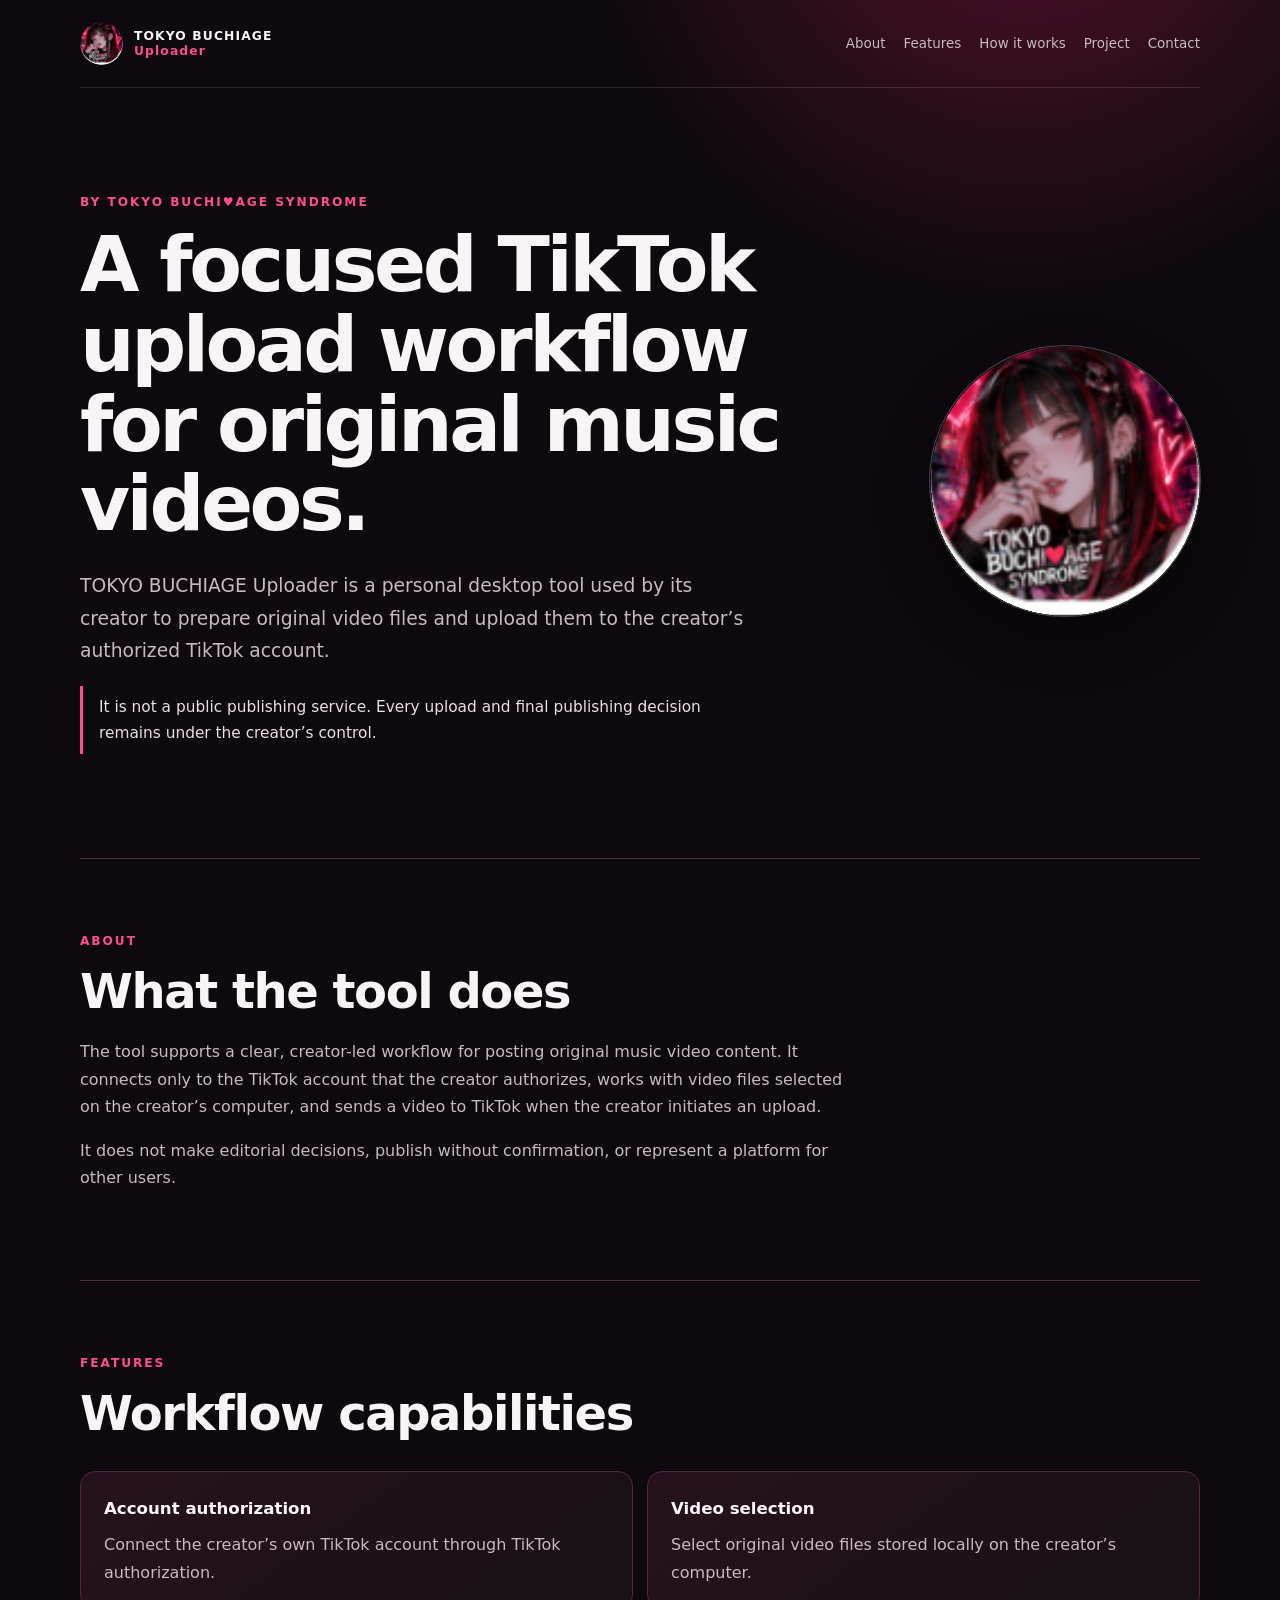
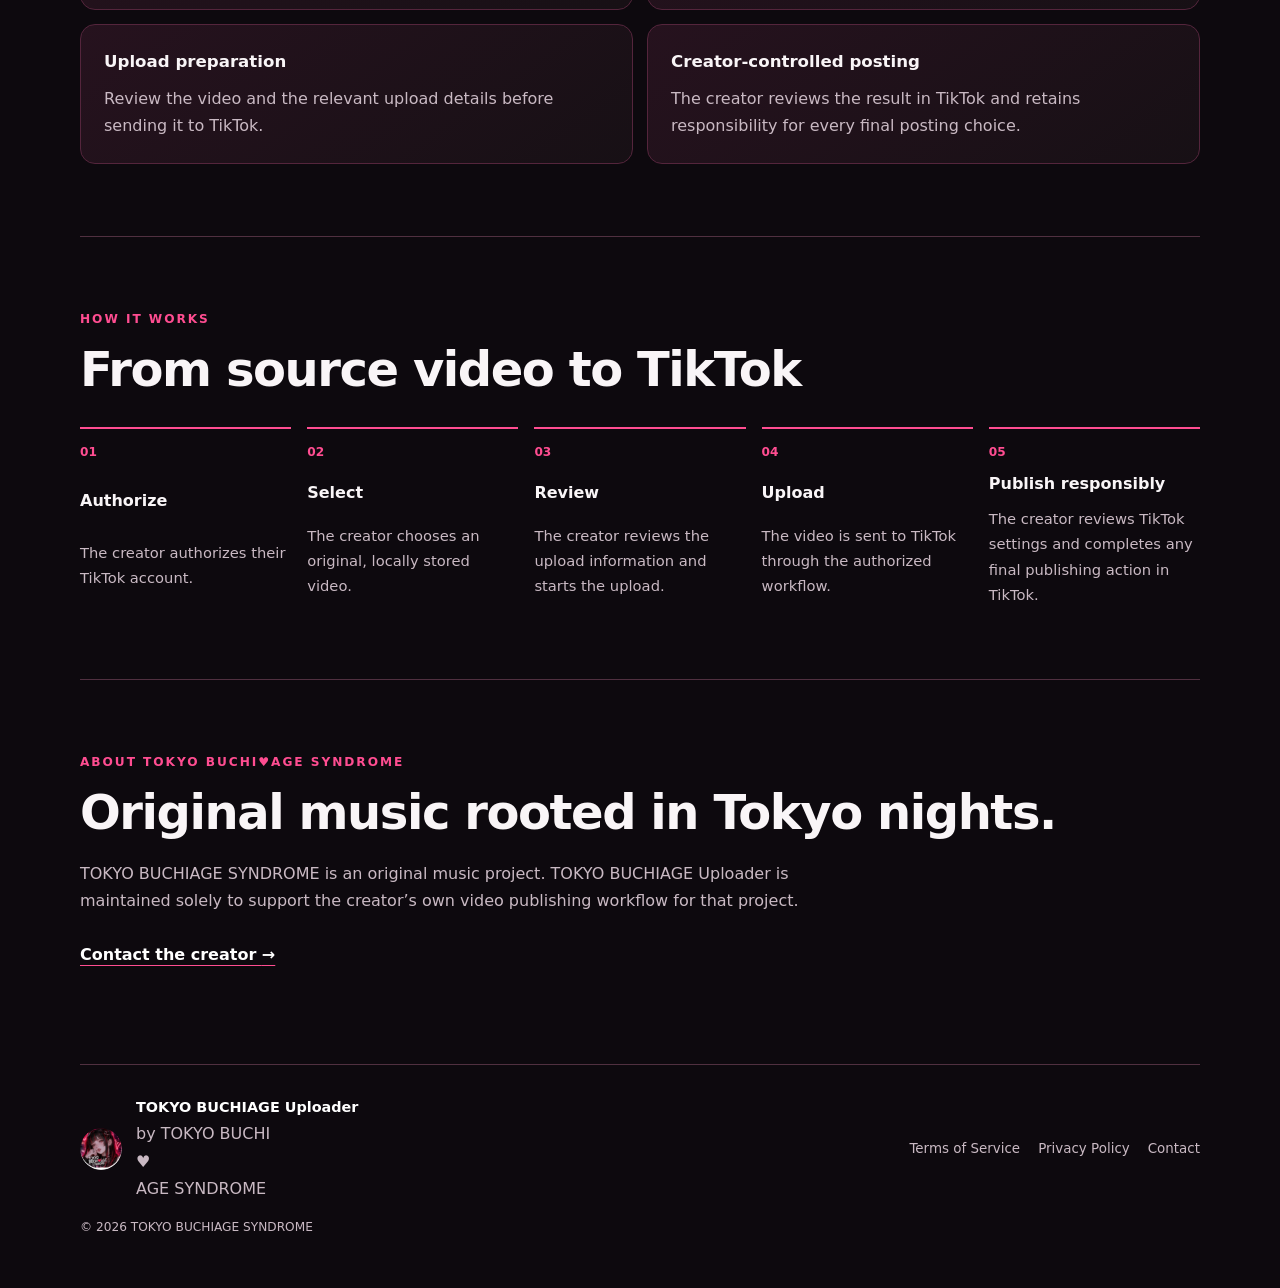
<file: index.html>
<!doctype html>
<html lang="en">
<head>
  <meta charset="utf-8">
  <meta name="viewport" content="width=device-width, initial-scale=1">
  <meta name="description" content="TOKYO BUCHIAGE Uploader is a personal desktop workflow for preparing and uploading original music videos to its creator's TikTok account.">
  <title>TOKYO BUCHIAGE Uploader | TOKYO BUCHIAGE SYNDROME</title>
  <link rel="icon" href="brand-icon.png?v=20260926" type="image/png">
  <link rel="apple-touch-icon" href="brand-icon.png?v=20260926">
  <link rel="stylesheet" href="styles.css?v=20260926">
</head>
<body>
  <header class="site-header">
    <a class="brand" href="index.html" aria-label="TOKYO BUCHIAGE Uploader home"><img src="brand-icon.png" alt="REIKA / TOKYO BUCHIAGE SYNDROME brand icon"><span>TOKYO BUCHIAGE<br><b>Uploader</b></span></a>
    <nav aria-label="Primary navigation"><a href="#about">About</a><a href="#features">Features</a><a href="#workflow">How it works</a><a href="#project">Project</a><a href="contact.html">Contact</a></nav>
  </header>
  <main>
    <section class="hero" aria-labelledby="page-title">
      <div><p class="eyebrow">BY TOKYO BUCHI<span aria-hidden="true">♥</span>AGE SYNDROME</p><h1 id="page-title">A focused TikTok upload workflow for original music videos.</h1><p class="intro">TOKYO BUCHIAGE Uploader is a personal desktop tool used by its creator to prepare original video files and upload them to the creator’s authorized TikTok account.</p><p class="notice">It is not a public publishing service. Every upload and final publishing decision remains under the creator’s control.</p></div>
      <img class="hero-icon" src="brand-icon.png" alt="REIKA / TOKYO BUCHIAGE SYNDROME brand icon">
    </section>

    <section id="about" class="section"><p class="eyebrow">ABOUT</p><h2>What the tool does</h2><p>The tool supports a clear, creator-led workflow for posting original music video content. It connects only to the TikTok account that the creator authorizes, works with video files selected on the creator’s computer, and sends a video to TikTok when the creator initiates an upload.</p><p>It does not make editorial decisions, publish without confirmation, or represent a platform for other users.</p></section>

    <section id="features" class="section"><p class="eyebrow">FEATURES</p><h2>Workflow capabilities</h2><div class="cards"><article><h3>Account authorization</h3><p>Connect the creator’s own TikTok account through TikTok authorization.</p></article><article><h3>Video selection</h3><p>Select original video files stored locally on the creator’s computer.</p></article><article><h3>Upload preparation</h3><p>Review the video and the relevant upload details before sending it to TikTok.</p></article><article><h3>Creator-controlled posting</h3><p>The creator reviews the result in TikTok and retains responsibility for every final posting choice.</p></article></div></section>

    <section id="workflow" class="section"><p class="eyebrow">HOW IT WORKS</p><h2>From source video to TikTok</h2><ol class="steps"><li><b>Authorize</b><span>The creator authorizes their TikTok account.</span></li><li><b>Select</b><span>The creator chooses an original, locally stored video.</span></li><li><b>Review</b><span>The creator reviews the upload information and starts the upload.</span></li><li><b>Upload</b><span>The video is sent to TikTok through the authorized workflow.</span></li><li><b>Publish responsibly</b><span>The creator reviews TikTok settings and completes any final publishing action in TikTok.</span></li></ol></section>

    <section id="project" class="section project"><p class="eyebrow">ABOUT TOKYO BUCHI<span aria-hidden="true">♥</span>AGE SYNDROME</p><h2>Original music rooted in Tokyo nights.</h2><p>TOKYO BUCHIAGE SYNDROME is an original music project. TOKYO BUCHIAGE Uploader is maintained solely to support the creator’s own video publishing workflow for that project.</p><a class="text-link" href="contact.html">Contact the creator <span aria-hidden="true">→</span></a></section>
  </main>
  <footer class="site-footer"><img src="brand-icon.png" alt="" aria-hidden="true"><div><strong>TOKYO BUCHIAGE Uploader</strong><span>by TOKYO BUCHI<span aria-hidden="true">♥</span>AGE SYNDROME</span></div><nav aria-label="Legal navigation"><a href="terms.html">Terms of Service</a><a href="privacy.html">Privacy Policy</a><a href="contact.html">Contact</a></nav><small>© 2026 TOKYO BUCHIAGE SYNDROME</small></footer>
</body>
</html>
</file>
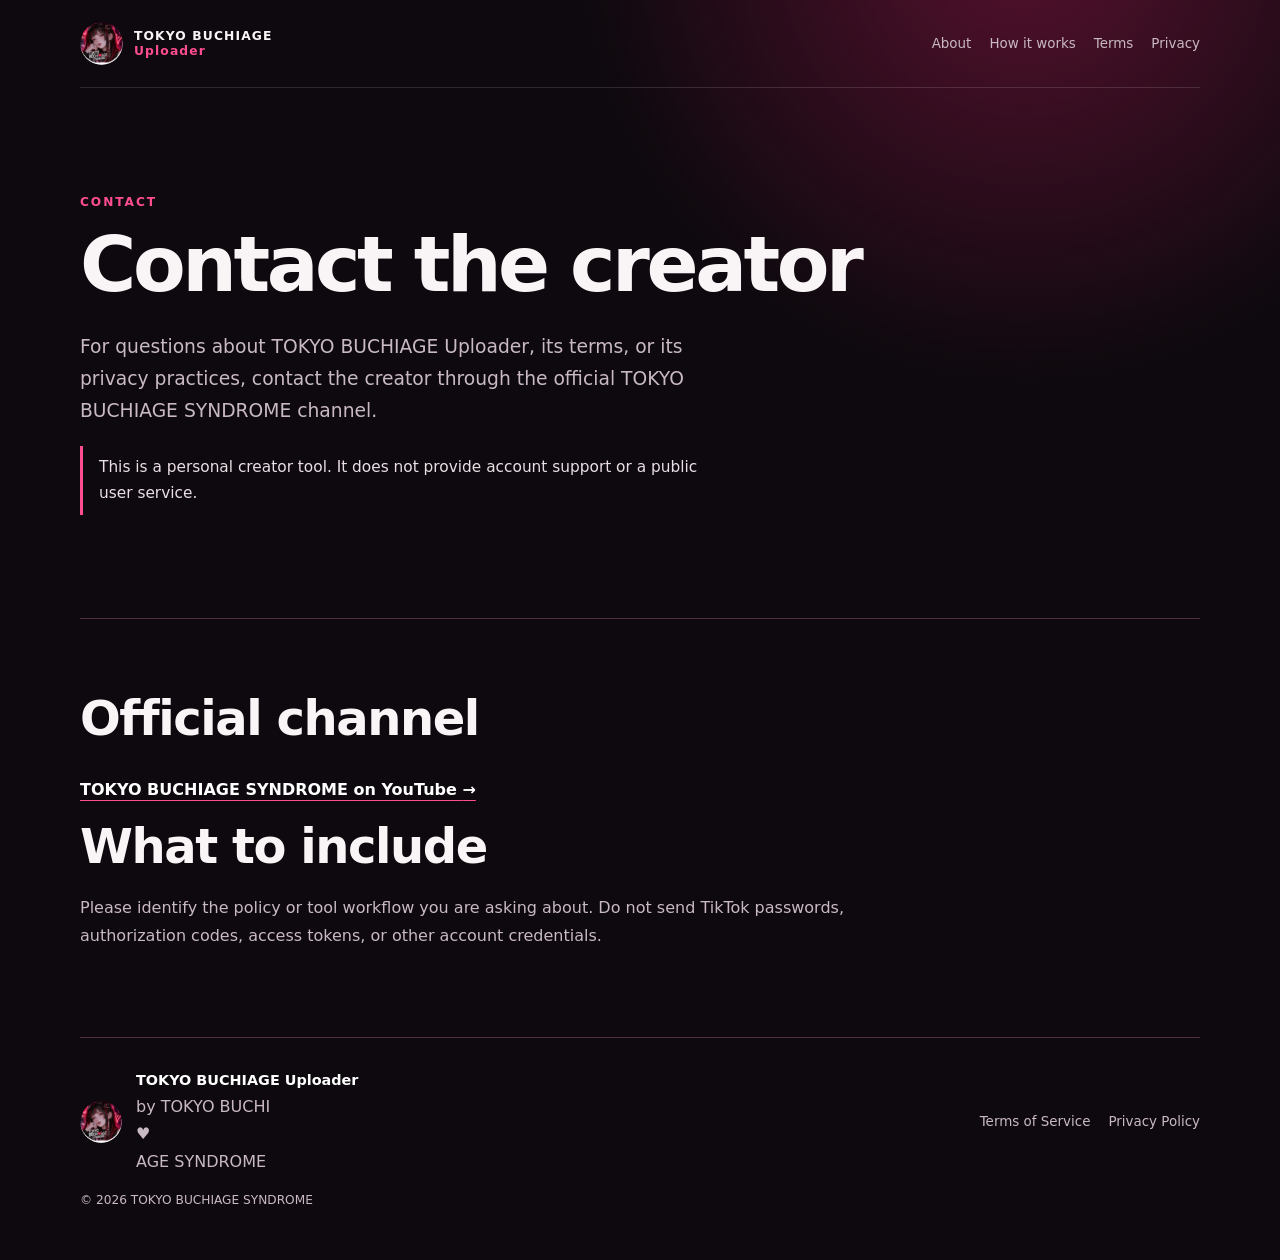
<file: contact.html>
<!doctype html><html lang="en"><head><meta charset="utf-8"><meta name="viewport" content="width=device-width, initial-scale=1"><meta name="description" content="Contact information for TOKYO BUCHIAGE Uploader."><title>Contact | TOKYO BUCHIAGE Uploader</title><link rel="icon" href="brand-icon.png" type="image/png"><link rel="apple-touch-icon" href="brand-icon.png"><link rel="stylesheet" href="styles.css"></head><body><header class="site-header"><a class="brand" href="index.html"><img src="brand-icon.png" alt="REIKA / TOKYO BUCHIAGE SYNDROME brand icon"><span>TOKYO BUCHIAGE<br><b>Uploader</b></span></a><nav aria-label="Primary navigation"><a href="index.html#about">About</a><a href="index.html#workflow">How it works</a><a href="terms.html">Terms</a><a href="privacy.html">Privacy</a></nav></header><main class="legal"><section class="hero legal-hero"><div><p class="eyebrow">CONTACT</p><h1>Contact the creator</h1><p class="intro">For questions about TOKYO BUCHIAGE Uploader, its terms, or its privacy practices, contact the creator through the official TOKYO BUCHIAGE SYNDROME channel.</p><p class="notice">This is a personal creator tool. It does not provide account support or a public user service.</p></div></section><section class="section"><h2>Official channel</h2><p><a class="text-link" href="https://www.youtube.com/channel/UCUy_D-KzhbU6ASDpx3jaGQ" rel="noopener noreferrer">TOKYO BUCHIAGE SYNDROME on YouTube <span aria-hidden="true">→</span></a></p><h2>What to include</h2><p>Please identify the policy or tool workflow you are asking about. Do not send TikTok passwords, authorization codes, access tokens, or other account credentials.</p></section></main><footer class="site-footer"><img src="brand-icon.png" alt="" aria-hidden="true"><div><strong>TOKYO BUCHIAGE Uploader</strong><span>by TOKYO BUCHI<span aria-hidden="true">♥</span>AGE SYNDROME</span></div><nav><a href="terms.html">Terms of Service</a><a href="privacy.html">Privacy Policy</a></nav><small>© 2026 TOKYO BUCHIAGE SYNDROME</small></footer></body></html>
</file>
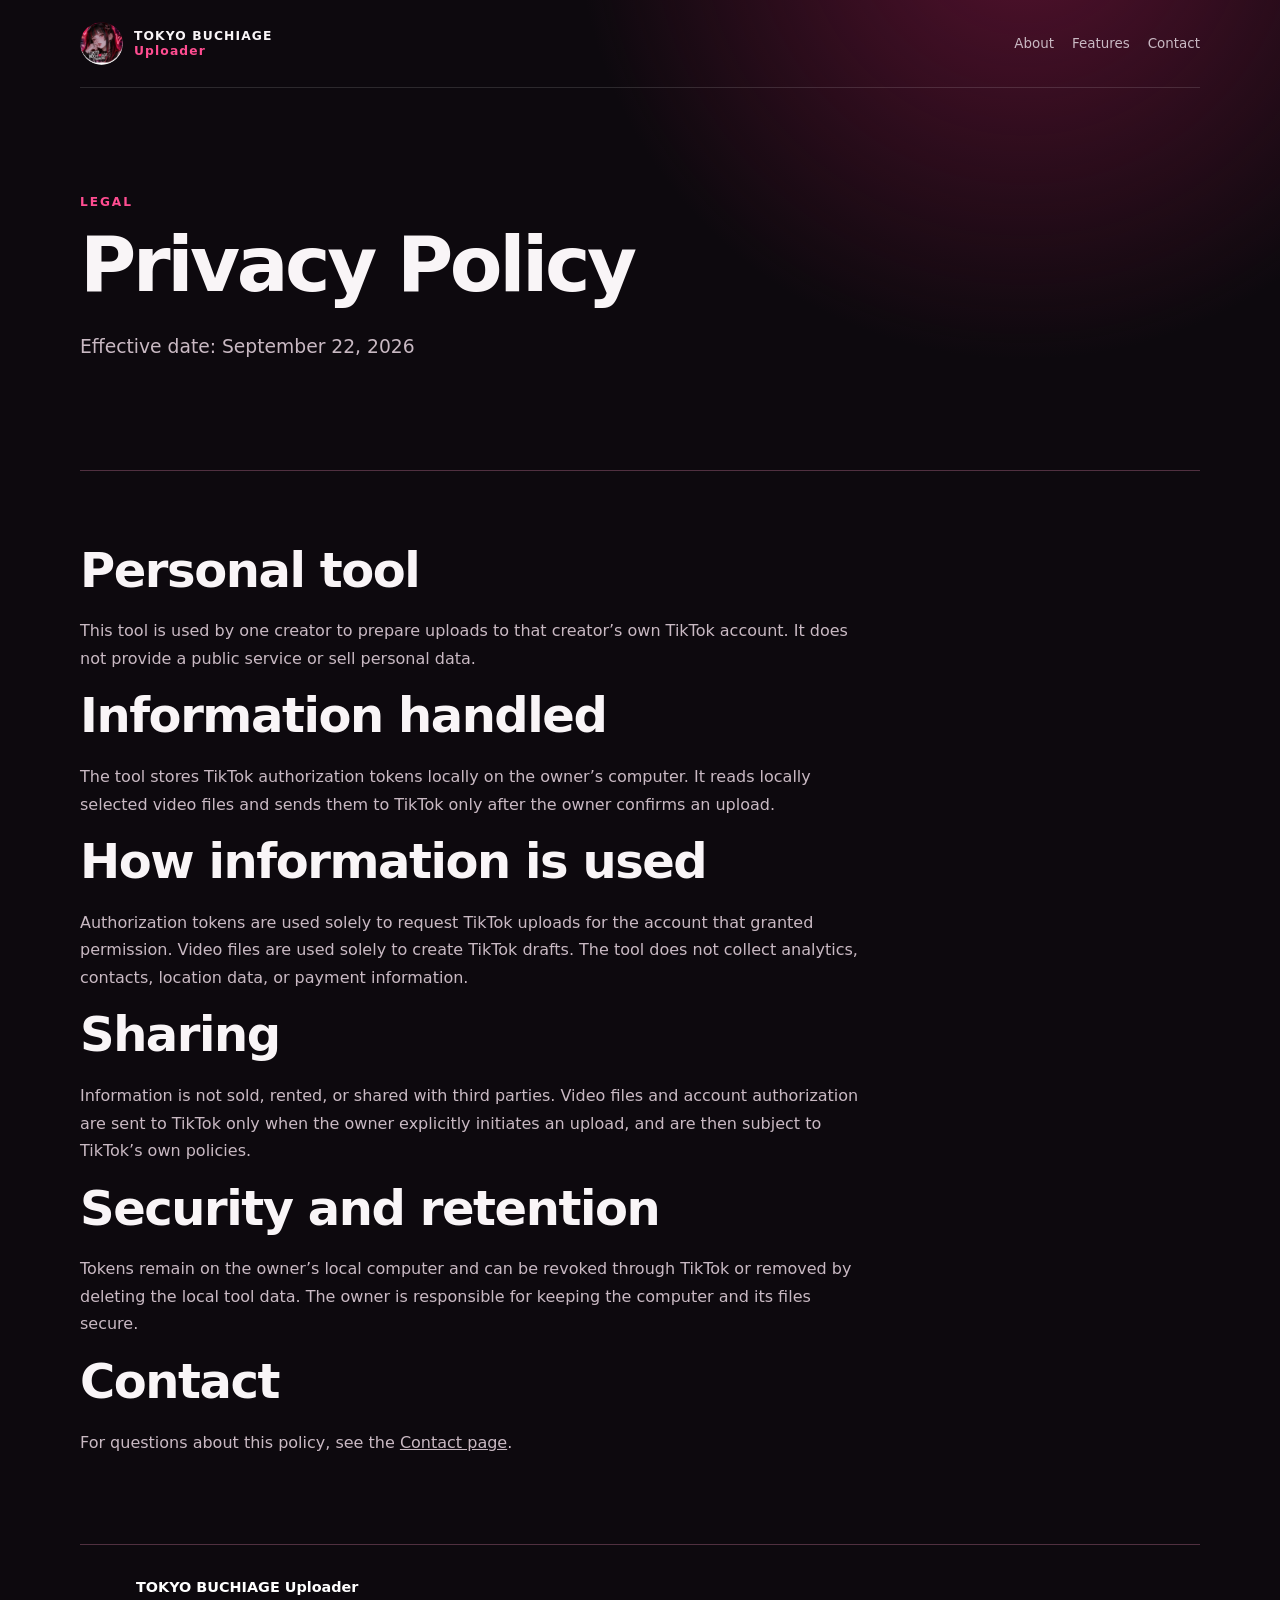
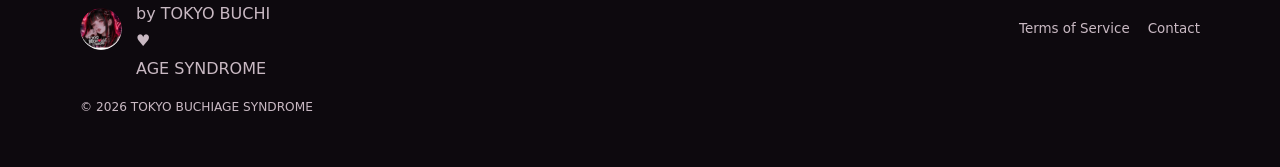
<file: privacy.html>
<!doctype html><html lang="en"><head><meta charset="utf-8"><meta name="viewport" content="width=device-width, initial-scale=1"><meta name="description" content="Privacy Policy for TOKYO BUCHIAGE Uploader."><title>Privacy Policy | TOKYO BUCHIAGE Uploader</title><link rel="icon" href="brand-icon.png" type="image/png"><link rel="apple-touch-icon" href="brand-icon.png"><link rel="stylesheet" href="styles.css"></head><body><header class="site-header"><a class="brand" href="index.html"><img src="brand-icon.png" alt="REIKA / TOKYO BUCHIAGE SYNDROME brand icon"><span>TOKYO BUCHIAGE<br><b>Uploader</b></span></a><nav aria-label="Primary navigation"><a href="index.html#about">About</a><a href="index.html#features">Features</a><a href="contact.html">Contact</a></nav></header><main class="legal"><section class="hero legal-hero"><div><p class="eyebrow">LEGAL</p><h1>Privacy Policy</h1><p class="intro">Effective date: September 22, 2026</p></div></section><section class="section"><h2>Personal tool</h2><p>This tool is used by one creator to prepare uploads to that creator’s own TikTok account. It does not provide a public service or sell personal data.</p><h2>Information handled</h2><p>The tool stores TikTok authorization tokens locally on the owner’s computer. It reads locally selected video files and sends them to TikTok only after the owner confirms an upload.</p><h2>How information is used</h2><p>Authorization tokens are used solely to request TikTok uploads for the account that granted permission. Video files are used solely to create TikTok drafts. The tool does not collect analytics, contacts, location data, or payment information.</p><h2>Sharing</h2><p>Information is not sold, rented, or shared with third parties. Video files and account authorization are sent to TikTok only when the owner explicitly initiates an upload, and are then subject to TikTok’s own policies.</p><h2>Security and retention</h2><p>Tokens remain on the owner’s local computer and can be revoked through TikTok or removed by deleting the local tool data. The owner is responsible for keeping the computer and its files secure.</p><h2>Contact</h2><p>For questions about this policy, see the <a href="contact.html">Contact page</a>.</p></section></main><footer class="site-footer"><img src="brand-icon.png" alt="" aria-hidden="true"><div><strong>TOKYO BUCHIAGE Uploader</strong><span>by TOKYO BUCHI<span aria-hidden="true">♥</span>AGE SYNDROME</span></div><nav><a href="terms.html">Terms of Service</a><a href="contact.html">Contact</a></nav><small>© 2026 TOKYO BUCHIAGE SYNDROME</small></footer></body></html>
</file>
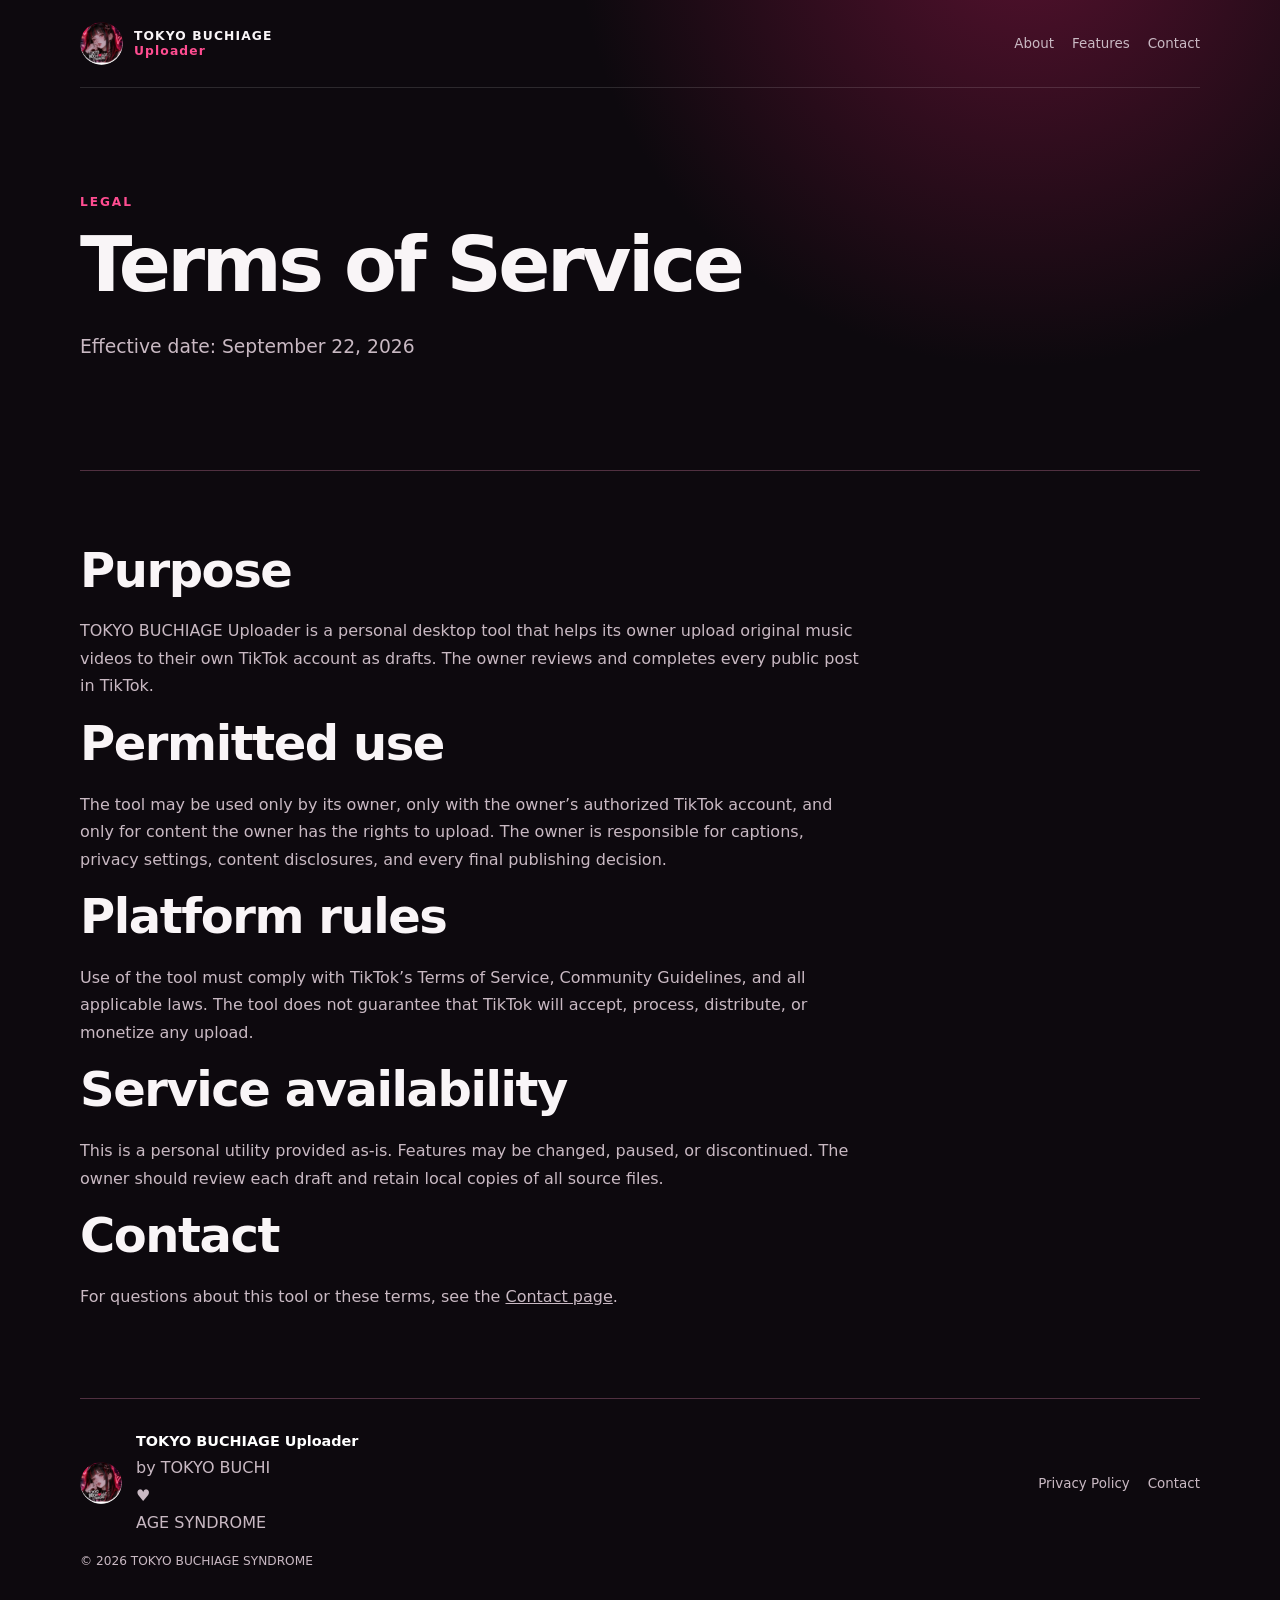
<file: terms.html>
<!doctype html><html lang="en"><head><meta charset="utf-8"><meta name="viewport" content="width=device-width, initial-scale=1"><meta name="description" content="Terms of Service for TOKYO BUCHIAGE Uploader."><title>Terms of Service | TOKYO BUCHIAGE Uploader</title><link rel="icon" href="brand-icon.png" type="image/png"><link rel="apple-touch-icon" href="brand-icon.png"><link rel="stylesheet" href="styles.css"></head><body><header class="site-header"><a class="brand" href="index.html"><img src="brand-icon.png" alt="REIKA / TOKYO BUCHIAGE SYNDROME brand icon"><span>TOKYO BUCHIAGE<br><b>Uploader</b></span></a><nav aria-label="Primary navigation"><a href="index.html#about">About</a><a href="index.html#features">Features</a><a href="contact.html">Contact</a></nav></header><main class="legal"><section class="hero legal-hero"><div><p class="eyebrow">LEGAL</p><h1>Terms of Service</h1><p class="intro">Effective date: September 22, 2026</p></div></section><section class="section"><h2>Purpose</h2><p>TOKYO BUCHIAGE Uploader is a personal desktop tool that helps its owner upload original music videos to their own TikTok account as drafts. The owner reviews and completes every public post in TikTok.</p><h2>Permitted use</h2><p>The tool may be used only by its owner, only with the owner’s authorized TikTok account, and only for content the owner has the rights to upload. The owner is responsible for captions, privacy settings, content disclosures, and every final publishing decision.</p><h2>Platform rules</h2><p>Use of the tool must comply with TikTok’s Terms of Service, Community Guidelines, and all applicable laws. The tool does not guarantee that TikTok will accept, process, distribute, or monetize any upload.</p><h2>Service availability</h2><p>This is a personal utility provided as-is. Features may be changed, paused, or discontinued. The owner should review each draft and retain local copies of all source files.</p><h2>Contact</h2><p>For questions about this tool or these terms, see the <a href="contact.html">Contact page</a>.</p></section></main><footer class="site-footer"><img src="brand-icon.png" alt="" aria-hidden="true"><div><strong>TOKYO BUCHIAGE Uploader</strong><span>by TOKYO BUCHI<span aria-hidden="true">♥</span>AGE SYNDROME</span></div><nav><a href="privacy.html">Privacy Policy</a><a href="contact.html">Contact</a></nav><small>© 2026 TOKYO BUCHIAGE SYNDROME</small></footer></body></html>
</file>
<file: styles.css>
:root{--ink:#f9f5f7;--muted:#c9b9c3;--line:#503040;--pink:#ff4d91;--deep:#0d090e;--panel:#181019;font-family:Inter,"Noto Sans JP","Yu Gothic",system-ui,sans-serif;color:var(--ink);background:var(--deep)}*{box-sizing:border-box}html{scroll-behavior:smooth}body{margin:0;line-height:1.72;background:radial-gradient(circle at 80% -5%,#55112e 0,transparent 28rem),var(--deep)}a{color:inherit}.site-header,main,.site-footer{width:min(1120px,calc(100% - 40px));margin:auto}.site-header{display:flex;justify-content:space-between;align-items:center;padding:22px 0;border-bottom:1px solid rgba(255,255,255,.13)}.brand{display:flex;align-items:center;gap:11px;text-decoration:none;font-size:.77rem;line-height:1.15;letter-spacing:.09em;font-weight:700}.brand img{width:43px;height:43px;border-radius:50%;object-fit:cover}.brand b{color:var(--pink)}nav{display:flex;flex-wrap:wrap;gap:18px}nav a{font-size:.84rem;text-decoration:none;color:var(--muted)}nav a:hover,.text-link:hover{color:#fff}.hero{display:grid;grid-template-columns:1fr minmax(160px,270px);gap:50px;align-items:center;padding:104px 0 88px}.eyebrow{margin:0 0 12px;color:var(--pink);font-size:.76rem;font-weight:800;letter-spacing:.16em}.hero h1{font-size:clamp(2.45rem,6vw,5rem);line-height:1.04;letter-spacing:-.045em;margin:0 0 26px;max-width:800px}.intro{font-size:1.17rem;max-width:670px;color:var(--muted)}.notice{border-left:3px solid var(--pink);padding:8px 0 8px 16px;max-width:650px;color:#eadfe5;font-size:.96rem}.hero-icon{width:100%;max-width:270px;justify-self:end;border-radius:50%;box-shadow:0 0 0 1px rgba(255,255,255,.25),0 22px 55px rgba(0,0,0,.4)}.section{padding:72px 0;border-top:1px solid var(--line)}h2{font-size:clamp(1.8rem,4vw,3rem);line-height:1.14;letter-spacing:-.03em;margin:0 0 20px}.section>p:not(.eyebrow){max-width:780px;color:var(--muted)}.cards{display:grid;grid-template-columns:repeat(2,1fr);gap:14px;margin-top:30px}.cards article{background:linear-gradient(145deg,#26121e,#171015);border:1px solid #54253c;border-radius:15px;padding:23px}.cards h3{font-size:1.04rem;margin:0 0 8px}.cards p{color:var(--muted);margin:0}.steps{list-style:none;padding:0;counter-reset:step;display:grid;grid-template-columns:repeat(5,1fr);gap:16px;margin:30px 0 0}.steps li{counter-increment:step;padding-top:13px;border-top:2px solid var(--pink);display:grid;gap:8px}.steps li:before{content:"0" counter(step);font-size:.76rem;color:var(--pink);font-weight:800}.steps span{color:var(--muted);font-size:.92rem}.project{padding-bottom:96px}.text-link{display:inline-block;margin-top:10px;color:#fff;font-weight:700;text-decoration-color:var(--pink);text-underline-offset:5px}.site-footer{border-top:1px solid var(--line);padding:30px 0 50px;display:grid;grid-template-columns:auto 1fr auto;gap:14px;align-items:center;color:var(--muted)}.site-footer img{width:42px;border-radius:50%}.site-footer strong,.site-footer span{display:block}.site-footer strong{color:#fff;font-size:.9rem}.site-footer nav{justify-content:end}.site-footer small{grid-column:1/-1;font-size:.76rem}@media(max-width:760px){.site-header{align-items:flex-start;gap:20px}.site-header nav{justify-content:flex-end}.hero{grid-template-columns:1fr;padding:68px 0}.hero-icon{justify-self:start;width:155px;order:-1}.cards{grid-template-columns:1fr}.steps{grid-template-columns:1fr}.site-footer{grid-template-columns:auto 1fr}.site-footer nav{grid-column:1/-1;justify-content:flex-start}}@media(max-width:500px){.site-header,main,.site-footer{width:min(100% - 32px,1120px)}.site-header{padding:15px 0}.site-header nav{gap:10px}.site-header nav a{font-size:.74rem}.hero h1{font-size:2.55rem}.section{padding:55px 0}}
</file>
